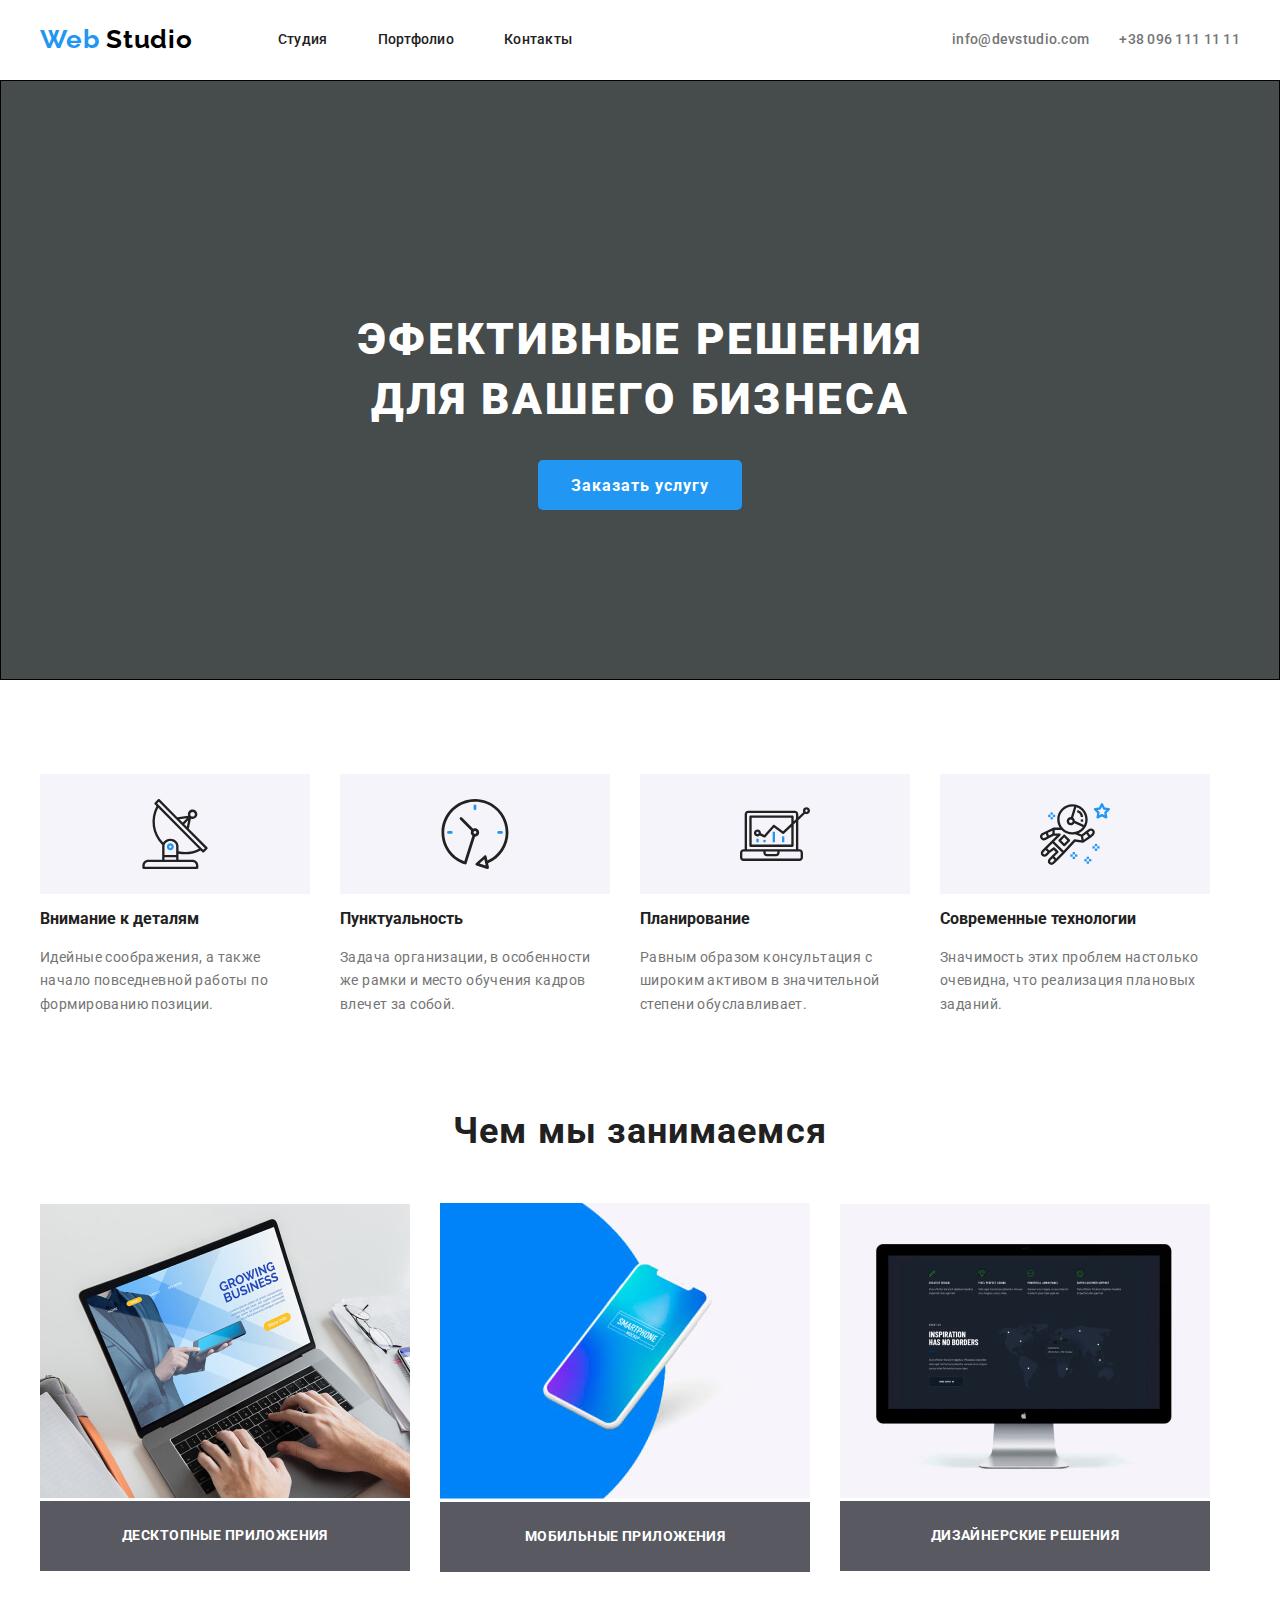
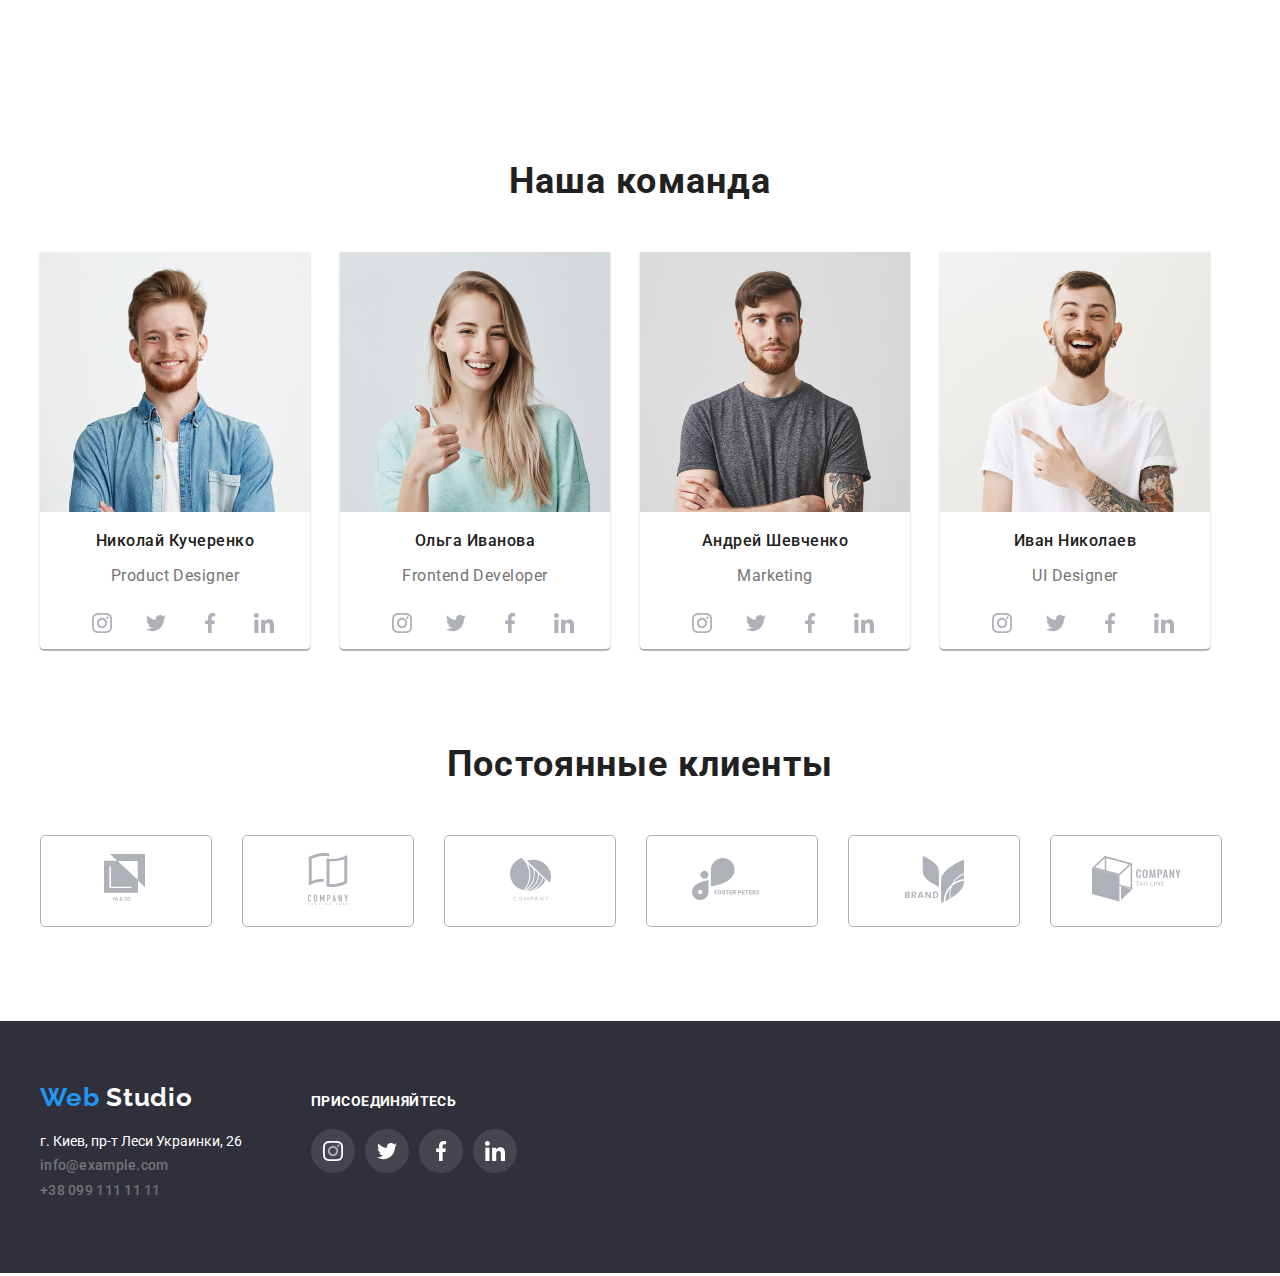
<file: index.html>
<!DOCTYPE html>
<html lang="ru">
  <head>
    <meta charset="UTF-8" />
    <meta name="viewport" content="width=device-width, initial-scale=1.0" />
    <title>Module 3</title>
    <link
      href="https://fonts.googleapis.com/css2?family=Raleway:wght@700&family=Roboto:wght@100;400;500;700&display=swap"
      rel="stylesheet"
    />
    <link rel="stylesheet" href="./styles/common.css" />
    <link rel="stylesheet" href="./styles/main.css" />
    <link rel="stylesheet" href="./styles/normalize.css" />
  </head>
  <body>

<!-- Header -->

    <header class="header">
      <div class="container">
        <nav class="navigation">
          <a class="logo link" href="index.html">
            <span class="logo-part">Web</span> Studio</a
          >
          <ul class="navigation-list list margin-zero">
            <li class="navigation-list-item">
              <a class="navigation-list-link link" href="./index.html"
                >Студия</a
              >
            </li>
            <li class="navigation-list-item">
              <a class="navigation-list-link link" href="./portfolio.html"
                >Портфолио</a
              >
            </li>
            <li class="navigation-list-item">
              <a class="navigation-list-link link" href="">Контакты</a>
            </li>
          </ul>
        </nav>
        <ul class="list margin-zero">
          <li class="contacts-item">
            <address>
              <a class="contacts-link link" href="mailto:info@devstudio.com"
                >info@devstudio.com</a
              >
            </address>
          </li>
          <li>
            <address>
              <a class="contacts-link link" href="tel:+380961111111"
                >+38 096 111 11 11</a
              >
            </address>
          </li>
        </ul>
      </div>
    </header>

<!-- Main -->

    <main class="main">
      <section class="hero">
        <h1 class="main-title">
          Эфективные решения <br />
          для вашего бизнеса
        </h1>
        <button class="button-primary">
          Заказать услугу
        </button>
      </section>
      <section class="container mar-bot-container">
        <h2 hidden>Почему мы лучшие?</h2>
        <ul class="feature-list margin-zero">
          <li class="feature-list-item">
            <div class="feature-list-link">
              <img class="feature-list-img" src="./Images/antenna.svg" alt="Антенна" />
            </div>
            <h3 class="feature-list-header">Внимание к деталям</h3>
            <p class="feature-list-text margin-zero">
              Идейные соображения, а также </br> начало повседневной работы по </br>
              формированию позиции.
            </p>
          </li>
          <li class="feature-list-item">
            <div class="feature-list-link">
              <img class="feature-list-img" src="./Images/clock.svg" alt="Часы" />
            </div>
            <h3 class="feature-list-header">Пунктуальность</h3>
            <p class="feature-list-text margin-zero">
              Задача организации, в особенности </br> же рамки и место обучения кадров </br>
              влечет за собой.
            </p>
          </li>
          <li class="feature-list-item" class="feature-list-item">
            <div class="feature-list-link">
              <img class="feature-list-img" src="./Images/diagram.svg" alt="Диаграмма" />
            </div>
            <h3 class="feature-list-header">Планирование</h3>
            <p class="feature-list-text margin-zero">
              Равным образом консультация с </br> широким активом в значительной </br>
              степени обуславливает.
            </p>
          </li>
          <li class="feature-list-item">
            <div class="feature-list-link">
              <img class="feature-list-img" src="./Images/Group.svg" alt="Технологии" />
            </div>
            <h3 class="feature-list-header">Современные технологии</h3>
            <p class="feature-list-text margin-zero">
              Значимость этих проблем настолько </br> очевидна, что реализация
              плановых </br> заданий.
            </p>
          </li>
        </ul>
      </section>

<!-- What we do -->

      <section class="container">
        <h2 class="what-we-do">Чем мы занимаемся</h2>
        <ul class="list margin-zero what-do-we-do-list">
          <li class="what-we-do-list">
            <img src="./Images/Desktop-app.jpg" alt="Десктопные приложения" />
            <p class="margin-zero what-we-do-link">
              <b class="what-we-do-description">Десктопные приложения</b>
            </p>
          </li>
          <li class="what-we-do-list">
            <img src="./Images/Mobile-app.jpg" alt="Мобильные приложения" />
            <p class="margin-zero what-we-do-link">
              <b class="what-we-do-description">Мобильные приложения</b>
            </p>
          </li>
          <li class="what-we-do-list">
            <img
              src="./Images/Design-decision.jpg"
              alt="Дизайнерские решения"
            />
            <p class="margin-zero what-we-do-link">
              <b class="what-we-do-description">Дизайнерские решения</b>
            </p>
          </li>
        </ul>
      </section>

      <!-- Team -->
      
      <section class="container mar-bot-container">
        <h2 class="team">Наша команда</h2>
        <ul class="list margin-zero team-photo-block">
                      <li class="team-contacts">
                        <img src="./Images/teammate-1.jpg" alt="Teammate-1" />
                        <h3 class="teammate">Николай Кучеренко</h3>
                        <p class="team-position">Product Designer</p>
                        <ul class="team-social-links margin-zero">
                          <li class="team-social-links-item">
                            <a href="" aria-label="">
                              <img src="./Images/instagram-logo.svg" alt="Instagram" />
                            </a>
                          </li>
                          <li class="team-social-links-item">
                            <a href="" aria-label="">
                              <img src="./Images/twitter-logo.svg" alt="Twitter" />
                            </a>
                          </li>
                          <li class="team-social-links-item">
                            <a href="" aria-label="">
                              <img src="./Images/facebook-logo.svg" alt="Facebook" />
                            </a>
                          </li>
                          <li class="team-social-links-item">
                            <a href="" aria-label="">
                              <img src="./Images/linkedin-logo.svg" alt="Linkedin" />
                            </a>
                          </li>
                        </ul>
                      </li>
                      <li class="team-contacts">
                        <img src="./Images/teammate-2.jpg" alt="Teammate-2" />
                        <h3 class="teammate">Ольга Иванова</h3>
                        <p class="team-position">Frontend Developer</p>
                        <ul class="team-social-links margin-zero">
                          <li class="team-social-links-item">
                            <a href="" aria-label="">
                              <img src="./Images/instagram-logo.svg" alt="Instagram" />
                            </a>
                          </li>
                          <li class="team-social-links-item">
                            <a href="" aria-label="">
                              <img src="./Images/twitter-logo.svg" alt="Twitter" />
                            </a>
                          </li>
                          <li class="team-social-links-item">
                            <a href="" aria-label="">
                              <img src="./Images/facebook-logo.svg" alt="Facebook" />
                            </a>
                          </li>
                          <li class="team-social-links-item">
                            <a href="" aria-label="">
                              <img src="./Images/linkedin-logo.svg" alt="Linkedin" />
                            </a>
                          </li>
                        </ul>
                      </li>
            <li class="team-contacts">
              <img src="./Images/teammate-3.jpg" alt="Teammate-3" />
              <h3 class="teammate">Андрей Шевченко</h3>
              <p class="team-position">Marketing</p>
              <ul class="team-social-links margin-zero">
                <li class="team-social-links-item">
                  <a href="" aria-label="">
                    <img src="./Images/instagram-logo.svg" alt="Instagram" />
                  </a>
                </li>
                <li class="team-social-links-item">
                  <a href="" aria-label="">
                    <img src="./Images/twitter-logo.svg" alt="Twitter" />
                  </a>
                </li>
                <li class="team-social-links-item">
                  <a href="" aria-label="">
                    <img src="./Images/facebook-logo.svg" alt="Facebook" />
                  </a>
                </li>
                <li class="team-social-links-item">
                  <a href="" aria-label="">
                    <img src="./Images/linkedin-logo.svg" alt="Linkedin" />
                  </a>
                </li>
              </ul>
            </li>
            <li class="team-contacts">
              <img src="./Images/teammate-4.jpg" alt="Teammate-4" />
              <h3 class="teammate">Иван Николаев</h3>
              <p class="team-position">UI Designer</p>
              <ul class="team-social-links margin-zero">
                <li class="team-social-links-item">
                  <a href="" aria-label="">
                    <img src="./Images/instagram-logo.svg" alt="Instagram" />
                  </a>
                </li>
                <li class="team-social-links-item">
                  <a href="" aria-label="">
                    <img src="./Images/twitter-logo.svg" alt="Twitter" />
                  </a>
                </li>
                <li class="team-social-links-item">
                  <a href="" aria-label="">
                    <img src="./Images/facebook-logo.svg" alt="Facebook" />
                  </a>
                </li>
                <li class="team-social-links-item">
                  <a href="" aria-label="">
                    <img src="./Images/linkedin-logo.svg" alt="Linkedin" />
                  </a>
                </li>
              </ul>
            </li>
        </ul>
      </section>

<!-- Clients -->

      <section class="container">
        <h2 class="clients-title">Постоянные клиенты</h2>
        <ul class="list margin-zero">
          <li class="clients-container-item">
              <a href=""> <img src="./Images/Company-1.svg" alt="YA&CO" /></a>
          </li>
          <li class="clients-container-item">
            <a href="">
              <img src="./Images/Company-2.svg" alt="Tagline Here"
            /></a>
          </li>
          <li class="clients-container-item">
            <a href=""> <img src="./Images/Company-3.svg" alt="Company" /></a>
          </li>
          <li class="clients-container-item">
            <a href="">
              <img src="./Images/Company-4.svg" alt="Foster Peters"
            /></a>
          </li>
          <li class="clients-container-item">
            <a href=""> <img src="./Images/Company-5.svg" alt="Brand" /></a>
          </li>
          <li class="clients-container-item">
            <a href="">
              <img src="./Images/Company-6.svg" alt="Company Line"
            /></a>
          </li>
        </ul>
      </section>
    </main>

<!-- Footer -->

<footer class="footer">
  <div class="footer-container container">
    <div class="address-wrapper">
      <a href="index.html" class="logo-footer link">
        <span class="logo-part">Web</span> Studio</a>
      <ul class="footer-adress-list margin-zero">
        <li class="footer-address-list-item">
          <address class="address address-color">
            г. Киев, пр-т Леси Украинки, 26
          </address>
        </li>
        <li class="footer-address-list-item">
          <address>
            <a class="contacts-link link footer-adress-item" href="mailto:info@example.com">info@example.com</a>
          </address>
        </li>
        <li class="footer-address-list-item">
          <address>
            <a class="contacts-link link footer-adress-item" href="tel:+380991111111">+38 099 111 11 11</a>
          </address>
        </li>
      </ul>
    </div>
    <div class="join-us-social-links">
      <div class="join-us-item">
        <b class="join-us-text">присоединяйтесь</b>
      </div>
      <ul class="list margin-zero">
        <li class="social-icons-footer">
          <a href="#" aria-label="Instagram-icon">
            <img src="./Images/instagram-logo-footer.svg" alt="Instagram" /></a>
        </li>
        <li class="social-icons-footer">
          <a href="#" aria-label="Twitter-icon">
            <img src="./Images/twitter-logo-footer.svg" alt="Twitter" /></a>
        </li>
        <li class="social-icons-footer">
          <a href="#" aria-label="Facebook-icon">
            <img src="./Images/facebook-logo-footer.svg" alt="Facebok" /></a>
        </li>
        <li class="social-icons-footer">
          <a href="#" aria-label="LinkedIn-icon">
            <img src="./Images/linkedin-logo-footer.svg" alt="LinkedIn" /></a>
        </li>
      </ul>
    </div>
  </div>
</footer>
  </body>
</html>
</file>
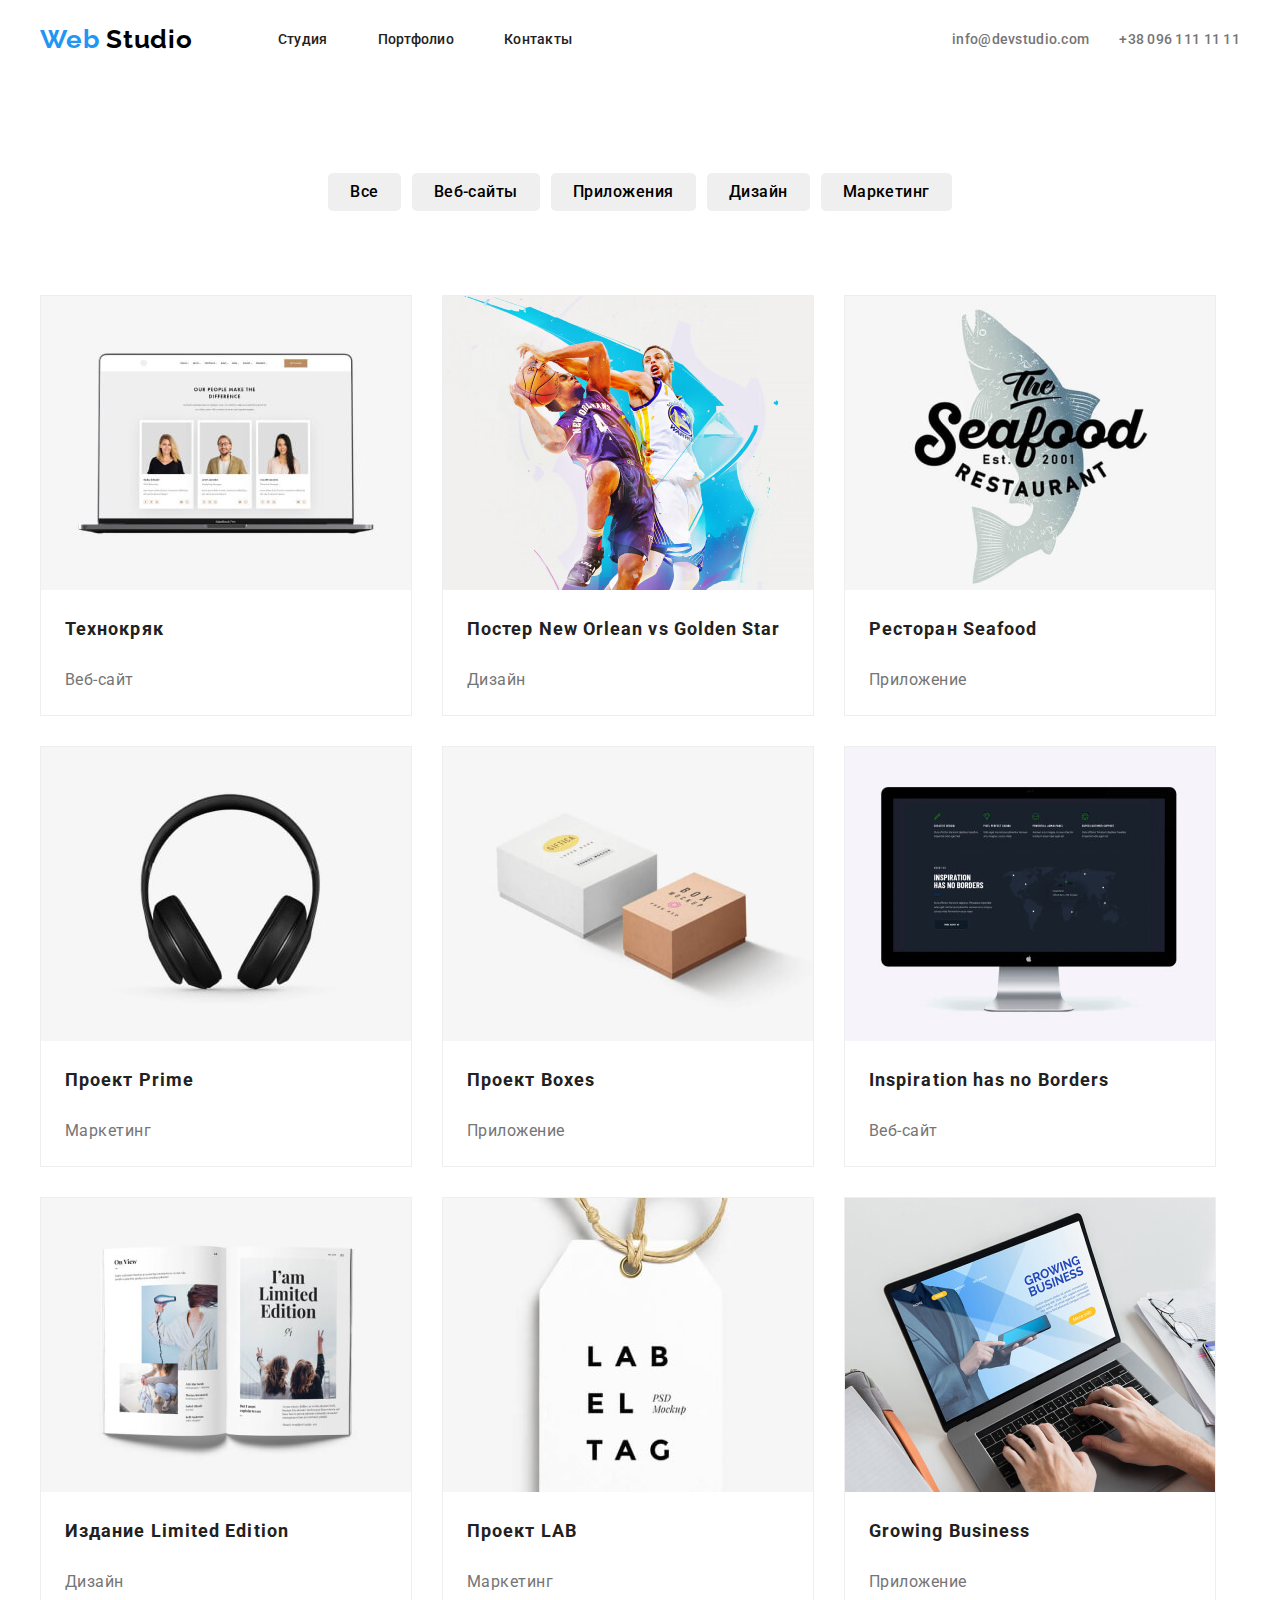
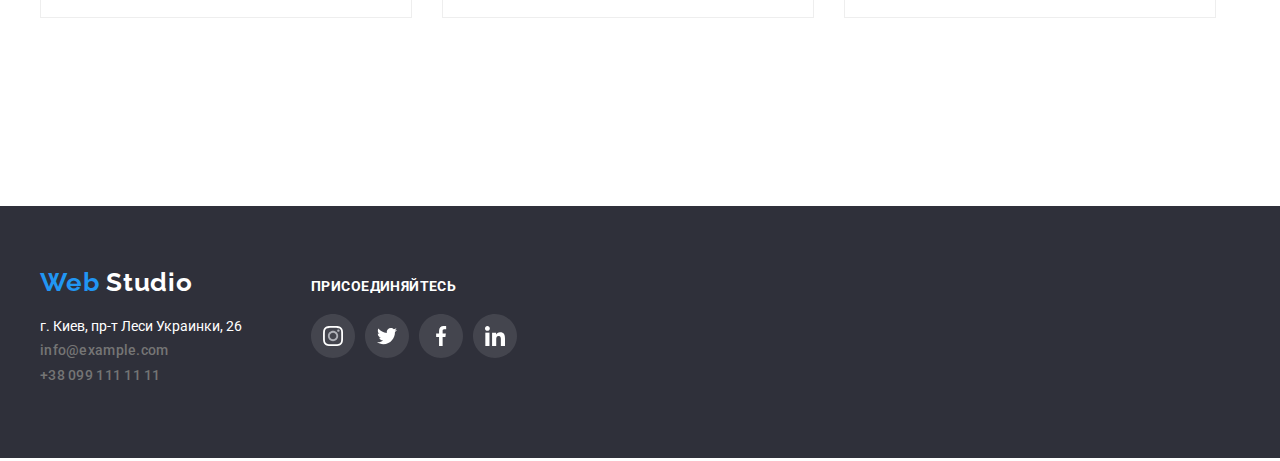
<file: portfolio.html>
<!DOCTYPE html>
<html lang="ru">
  <head>
    <meta charset="UTF-8" />
    <meta name="viewport" content="width=device-width, initial-scale=1.0" />
    <title>Module 3</title>
    <link
      href="https://fonts.googleapis.com/css2?family=Raleway:wght@700&family=Roboto:wght@100;400;500;700&display=swap"
      rel="stylesheet"
    />
    <link rel="stylesheet" href="./styles/common.css" />
    <link rel="stylesheet" href="./styles/main.css" />
    <link rel="stylesheet" href="./styles/normalize.css" />
  </head>

  <body>
    <!-- Header -->

    <header class="header">
      <div class="container">
        <nav class="navigation">
          <a class="logo link" href="index.html">
            <span class="logo-part">Web</span> Studio</a
          >
          <ul class="navigation-list list margin-zero">
            <li class="navigation-list-item">
              <a class="navigation-list-link link" href="./index.html"
                >Студия</a
              >
            </li>
            <li class="navigation-list-item">
              <a class="navigation-list-link link" href="./portfolio.html"
                >Портфолио</a
              >
            </li>
            <li class="navigation-list-item">
              <a class="navigation-list-link link" href="">Контакты</a>
            </li>
          </ul>
        </nav>
        <ul class="list margin-zero address-header">
          <li class="contacts-item">
            <address>
              <a class="contacts-link link" href="mailto:info@devstudio.com"
                >info@devstudio.com</a
              >
            </address>
          </li>
          <li>
            <address>
              <a class="contacts-link link" href="tel:+380961111111"
                >+38 096 111 11 11</a
              >
            </address>
          </li>
        </ul>
      </div>
    </header>

    <!-- Main -->

    <main class="main services-list-container">
      <section>
        <div class="container">
          <h1 hidden>
            Список услуг
          </h1>
          <div class="what-do-we-do-buttons">
            <ul class="what-do-we-do margin-zero">
              <li class="what-we-do-buttons">
                <button type="button" class="button-secondary">Все</button>
              </li>
              <li class="what-we-do-buttons">
                <button type="button" class="button-secondary">
                  Веб-сайты
                </button>
              </li>
              <li class="what-we-do-buttons">
                <button type="button" class="button-secondary">
                  Приложения
                </button>
              </li>
              <li class="what-we-do-buttons">
                <button type="button" class="button-secondary">Дизайн</button>
              </li>
              <li class="what-we-do-buttons">
                <button type="button" class="button-secondary">
                  Маркетинг
                </button>
              </li>
            </ul>
          </div>

          <!-- Project samples -->

          <div>
            <h2 hidden>
              Примеры работ
            </h2>
            <ul class="list project-list margin-zero">
              <li class="project-list-item">
                <a class="link project-list-link" href=""
                  ><img
                    src="./Images/portfolio-images/technocrack.jpg"
                    alt="Веб сайт"
                  />
                  <h3 class="samples link">Технокряк</h3>
                  <p class="samples-description margin-zero">Веб-сайт</p>
                </a>
                <!-- <p class="samples-description-text margin-zero">
                          Технокряк это современная площадка распространения коронавируса.
                          Компании используют эту платформу для цифрового шпионажа и атак
                          на защищённые сервера конкурентов.
                        </p> -->
              </li>
              <li class="project-list-item">
                <a class="link project-list-link" href="">
                  <img src="./Images/portfolio-images/bball.jpg" alt="Постер" />
                  <h3 class="samples">Постер New Orlean vs Golden Star</h3>
                  <p class="samples-description margin-zero">Дизайн</p></a
                >
                <!-- <p class="samples-description-text">
                          Lorem ipsum dolor, sit amet consectetur adipisicing elit. Quas
                          deleniti commodi repellendus? Consequatur cum eius porro
                          cupiditate, harum excepturi!
                        </p> -->
              </li>
              <li class="project-list-item">
                <a class="link project-list-link" href="#">
                  <img
                    src="./Images/portfolio-images/seafood.jpg"
                    alt="Вывеска ресторана"
                  />
                  <h3 class="samples">Ресторан Seafood</h3>

                  <p class="samples-description margin-zero">Приложение</p></a
                >
                <!-- <p class="samples-description-text">
                          Lorem ipsum dolor, sit amet consectetur adipisicing elit. Quas
                          deleniti commodi repellendus? Consequatur cum eius porro
                          cupiditate, harum excepturi!
                        </p> -->
              </li>
              <li class="project-list-item">
                <a class="link project-list-link" href="#">
                  <img
                    src="./Images/portfolio-images/headphones.jpg"
                    alt="Наушники"
                  />
                  <h3 class="samples">Проект Prime</h3>
                  <p class="samples-description margin-zero">Маркетинг</p></a
                >
                <!-- <p class="samples-description-text">
                          Lorem ipsum dolor, sit amet consectetur adipisicing elit. Quas
                          deleniti commodi repellendus? Consequatur cum eius porro
                          cupiditate, harum excepturi!
                        </p> -->
              </li>
              <li class="project-list-item">
                <a class="link project-list-link" href="#">
                  <img
                    src="./Images/portfolio-images/boxes.jpg"
                    alt="Коробки"
                  />
                  <h3 class="samples">Проект Boxes</h3>
                  <p class="samples-description margin-zero">Приложение</p></a
                >
                <!-- <p class="samples-description-text">
                          Lorem ipsum dolor, sit amet consectetur adipisicing elit. Quas
                          deleniti commodi repellendus? Consequatur cum eius porro
                          cupiditate, harum excepturi!
                        </p> -->
              </li>
              <li class="project-list-item">
                <a class="link project-list-link" href="#">
                  <img src="./Images/portfolio-images/mac.jpg" alt="Монитор" />
                  <h3 class="samples">Inspiration has no Borders</h3>
                  <p class="samples-description margin-zero">Веб-сайт</p></a
                >
                <!-- <p class="samples-description-text">
                          Lorem ipsum dolor, sit amet consectetur adipisicing elit. Quas
                          deleniti commodi repellendus? Consequatur cum eius porro
                          cupiditate, harum excepturi!
                        </p> -->
              </li>
              <li class="project-list-item">
                <a class="link project-list-link" href="#">
                  <img src="./Images/portfolio-images/book.jpg" alt="Книга" />
                  <h3 class="samples">Издание Limited Edition</h3>
                  <p class="samples-description margin-zero">Дизайн</p></a
                >
                <!-- <p class="samples-description-text">
                          Lorem ipsum dolor, sit amet consectetur adipisicing elit. Quas
                          deleniti commodi repellendus? Consequatur cum eius porro
                          cupiditate, harum excepturi!
                        </p> -->
              </li>
              <li class="project-list-item">
                <a class="link project-list-link" href="#">
                  <img src="./Images/portfolio-images/tag.jpg" alt="Ярлык" />
                  <h3 class="samples">Проект LAB</h3>
                  <p class="samples-description margin-zero">Маркетинг</p></a
                >
                <!-- <p class="samples-description-text">
                          Lorem ipsum dolor, sit amet consectetur adipisicing elit. Quas
                          deleniti commodi repellendus? Consequatur cum eius porro
                          cupiditate, harum excepturi!
                        </p> -->
              </li>
              <li class="project-list-item">
                <a class="link project-list-link" href="#">
                  <img
                    src="./Images/portfolio-images/laptop.jpg"
                    alt="Ноутбук"
                  />
                  <h3 class="samples">Growing Business</h3>
                  <p class="samples-description margin-zero">Приложение</p></a
                >
                <!-- <p class="samples-description-text margin-zero">
                          Lorem ipsum dolor, sit amet consectetur adipisicing elit. Quas
                          deleniti commodi repellendus? Consequatur cum eius porro
                          cupiditate, harum excepturi!
                        </p> -->
              </li>
            </ul>
          </div>
        </div>
      </section>
    </main>

    <!-- Footer -->

    <footer class="footer">
      <div class="footer-container container">
        <div class="address-wrapper">
          <a href="index.html" class="logo-footer link">
            <span class="logo-part">Web</span> Studio</a
          >
          <ul class="footer-adress-list margin-zero">
            <li class="footer-address-list-item">
              <address class="address address-color">
                г. Киев, пр-т Леси Украинки, 26
              </address>
            </li>
            <li class="footer-address-list-item">
              <address>
                <a
                  class="contacts-link link footer-adress-item"
                  href="mailto:info@example.com"
                  >info@example.com</a
                >
              </address>
            </li>
            <li class="footer-address-list-item">
              <address>
                <a
                  class="contacts-link link footer-adress-item"
                  href="tel:+380991111111"
                  >+38 099 111 11 11</a
                >
              </address>
            </li>
          </ul>
        </div>
        <div class="join-us-social-links">
          <div class="join-us-item">
            <b class="join-us-text">присоединяйтесь</b>
          </div>
          <ul class="list margin-zero">
            <li class="social-icons-footer">
              <a href="#" aria-label="Instagram-icon">
                <img src="./Images/instagram-logo-footer.svg" alt="Instagram"
              /></a>
            </li>
            <li class="social-icons-footer">
              <a href="#" aria-label="Twitter-icon">
                <img src="./Images/twitter-logo-footer.svg" alt="Twitter"
              /></a>
            </li>
            <li class="social-icons-footer">
              <a href="#" aria-label="Facebook-icon">
                <img src="./Images/facebook-logo-footer.svg" alt="Facebok"
              /></a>
            </li>
            <li class="social-icons-footer">
              <a href="#" aria-label="LinkedIn-icon">
                <img src="./Images/linkedin-logo-footer.svg" alt="LinkedIn"
              /></a>
            </li>
          </ul>
        </div>
      </div>
    </footer>
  </body>
</html>
</file>
<file: styles/common.css>
:root {
  --primary-text-color: #757575;
  --primary-title-color: #212121;
  --accent-color: #2196f3;
  --primary-white-color: #ffffff;
  --footer-background-color: #2f303a;
  --secondary-white-color: #f5f4fa;
  --main-black-color: #000000;
  --footer-links-color: rgba (255, 255, 255, 0.6);
  --link-background-color: rgba(47, 48, 58, 0.8);
}
html {
  box-sizing: border-box;
}
*,
*::before *::after {
  box-sizing: inherit;
}
</file>
<file: styles/main.css>
body {
   background-color: var(--primary-white-color);
   font-family: "Roboto", sans-serif;
   color: var(--primary-title-color);
  font-size: 14px;
}
.link {
  text-decoration: none;
  display: block;
}
.list {
  list-style: none;
  display: flex;
  align-items: center;
  padding: 0px;
}

.h1.h2.h3 {
  margin: 0px;
}

.margin-zero {
  margin: 0px;
}

.img {
  display: block;
  max-width: 100%;
  height: auto;
}

.main {
  margin-bottom: 94px;
}

.container {
  width: 1200px;
  padding-left: 15px;
  padding-right: 15px;
  margin-left: auto;
  margin-right: auto;
}

.header .container {
  display: flex;
  justify-content: space-between;
}

.logo {
  font-family: Raleway;
  font-style: normal;
  font-weight: 700;
  font-size: 26px;
  line-height: 1.19;
  letter-spacing: 0.03em;
  color: var(--main-black-color);
  margin-right: 85px;
  padding-top: 24px;
  padding-bottom: 25px;
}
.logo-part {
  font-family: Raleway;
  font-style: normal;
  font-weight: 700;
  font-size: 26px;
  line-height: 1.19;
  letter-spacing: 0.03em;
  color: var(--accent-color);
}
.navigation {
  display: flex;
  align-items: center;
}

.navigation-list {
  display: flex;
}
.navigation-list-item:not(:last-child) {
  margin-right: 50px;
}
.navigation-list-link {
  font-weight: 500;
  font-size: 14px;
  line-height: 1.14;
  letter-spacing: 0.02em;
  color: var(--primary-title-color);
  padding-top: 32px;
  padding-bottom: 32px;
}

.navigation-list-link:hover,
.navigation-list-link:focus {
  color: var(--accent-color);
}

.contacts-link {
  font-style: normal;
  font-weight: 500;
  font-size: 14px;
  line-height: 1.14;
  letter-spacing: 0.02em;
  color: var(--primary-text-color);
}
.contacts-item:not(:last-child) {
  margin-right: 30px;
}
.contacts-link:hover,
.contacts-link:focus {
  color: var(--accent-color);
}
.hero {
  background-color: rgb(70, 75, 75);
  border: 1px solid #000000;
  box-sizing: border-box;
  height: 600px;
  text-align: center;
  padding-top: 200px;
  /* margin-bottom: 94px; */
}
.main-title {
  font-weight: 900;
  font-size: 44px;
  line-height: 1.36;
  text-align: center;
  letter-spacing: 0.06em;
  text-transform: uppercase;
  color: var(--primary-white-color);
  margin-bottom: 30px;
}
.button-primary {
  font-family: Roboto;
  font-style: normal;
  font-weight: 700;
  font-size: 16px;
  line-height: 1.88;
  display: inline-block;
  align-items: center;
  text-align: center;
  letter-spacing: 0.06em;
  color: #ffffff;
  border-radius: 5px;
  background-color: var(--accent-color);
  min-width: 200px;
  height: 50px;
  border: 1px solid transparent;
  padding: 10px 32px;
  margin-left: auto;
  margin-right: auto;
}

/* Why are we */

.mar-bot-container {
  padding-bottom: 94px;
  padding-top: 94px;
}
.feature-list {
  display: flex;
  list-style: none;
  padding: 0px;
}
.feature-list-link {
width: 270px;
height: 120px;
background-color: var(--secondary-white-color);
}
.feature-list-img {
padding: 25px 100px;
}
.feature-list-item:not(:last-child) {
margin-right: 30px;
}

}
.feature-list-header {
  font-weight: bold;
  font-size: 14px;
  line-height: 16px;
  letter-spacing: 0.03em;
  text-transform: uppercase;
}
.feature-list-text {
  font-weight: 400;
  font-size: 14px;
  line-height: 1.71;
  letter-spacing: 0.03em;
  color: var(--primary-text-color);
}
.what-we-do {
  font-weight: 700;
  font-size: 36px;
  line-height: 1.16;
  text-align: center;
  letter-spacing: 0.03em;
  color: var(--primary-title-color);
  margin-top: 0px;
  margin-bottom: 50px;
  /* margin: 0px; */
}


.what-we-do-list:not(:last-child) {
margin-right: 30px;
}
.what-we-do-description {
  font-weight: 700;
  font-weight: bold;
  font-size: 14px;
  line-height: 1.14;
  text-align: center;
  letter-spacing: 0.03em;
  text-transform: uppercase;
  padding: 27px;
  display: block;
  color: var(--primary-white-color);
}
.what-we-do-link {
  width: 370px;
  height: 70px;
  background-color: var(--link-background-color);
  text-align: center;
  }

/* Team */

.team-contacts:not(:last-child) {
  margin-right: 30px;
}

.team-contacts {
  box-shadow: 0px 2px 1px rgba(0, 0, 0, 0.2), 0px 1px 1px rgba(0, 0, 0, 0.14), 0px 1px 3px rgba(0, 0, 0, 0.12);
  border-radius: 0px 0px 4px 4px;
}

.team-social-links {
  display: flex;
  list-style: none;
}
.team-social-links-item:not(:last-child) {
  margin-right: 10px;
}
.team {
  font-weight: 700;
  font-size: 36px;
  line-height: 1.17;
  text-align: center;
  letter-spacing: 0.03em;
  color: var(--primary-title-color);
  margin-top: 94px;
  margin-bottom: 50px;

}
.teammate {
  font-weight: 500;
  font-size: 16px;
  line-height: 1.19;
  text-align: center;
  letter-spacing: 0.03em;
  color: var(--primary-title-color);
  margin-bottom: 16px;
}
.team-position {
  font-weight: normal;
  font-size: 16px;
  line-height: 1.19;
  text-align: center;
  letter-spacing: 0.03em;
  color: var(--primary-text-color);
}

/* Clients */

.clients-title {
  font-weight: 700;
  font-size: 36px;
  line-height: 1.17;
  text-align: center;
  letter-spacing: 0.03em;
  color: var(--primary-title-color);
  margin-bottom: 50px;
  margin-top: 0px;
}


.clients-container-item {
  display: flex;
  border: solid 1px;
  width: 170px;
  height: 90px;
  justify-content: center;
  align-items: center;
  border-color: #AFB1B8;
  border-radius: 5px;
}


  .clients-container-item:not(:last-child) {
margin-right: 30px;
}




.clients-marg {
  margin-bottom: 94px;
}

/* Footer */

.footer {
  height: 252px;
  background-color: var(--footer-background-color);
  display: flex;
}

.footer-container {
  display: flex;
  align-items: baseline;
}

.address-wrapper {
  display: block;
  align-items: baseline;
  padding-top: 60px;
  padding-bottom: 60px;
}

.logo-footer {
  font-family: Raleway;
  font-style: normal;
  font-weight: 700;
  font-size: 26px;
  line-height: 1.19;
  letter-spacing: 0.03em;
  color: var(--primary-white-color);
  margin-bottom: 20px;
}

.join-us-item {
  padding-bottom: 20px;
}
.footer-adress-list {
  padding: 0px;
  list-style: none;
}

.footer-address-list-item:not(:last-child) {
  padding-bottom: 9px;
}
.address-color {
  color: #ffffff;
}
.join-us-text {
  font-weight: bold;
  font-size: 14px;
  line-height: 16px;
  letter-spacing: 0.03em;
  text-transform: uppercase;
  color: #ffffff;
  padding-bottom: 20px;
}
.join-us-social-links
{
  padding-top: 72px;
  padding-bottom: 100px;
  padding-left: 69px;
}

.social-icons-footer:not(:last-child) {
  margin-right: 10px;
}



/* Portfolio */

.header-portfolio {
  padding-bottom: 93px;
}

.services-list-container {
  padding-bottom: 94px;
}

.what-do-we-do {
  justify-content: center;
  align-items: center;
  padding: 0px;
  margin-bottom: 50px;
}

.what-do-we-do-buttons {
  display: flex;
  justify-content: center;
  padding-top: 93px;
  margin-bottom: 34px; 
}

.what-we-do-buttons {
  display: inline-block;
  justify-content: center;
  align-items: center;
  border-color: #AFB1B8;
  margin: 0px;
}

.what-we-do-buttons:hover,
.what-we-do-buttons:focus {
background-color:var(--accent-color);
}



.what-we-do-buttons:not(:last-child) {
  margin-right: 8px;
}

.button-secondary {
  height: 38px;
  padding: 6px 22px;
  border: none;
  border-radius: 5px;
  font-family: Roboto;
  font-style: normal;
  font-weight: 500;
  font-size: 16px;
  line-height: 1.62;
  text-align: center;
  letter-spacing: 0.03em;
}

.button-secondary:hover,
.button-secondary:focus {
  color: var(--primary-white-color);
  background-color:var(--accent-color);
  box-shadow: 0px 2px 2px rgba(0, 0, 0, 0.12), 0px 1px 2px rgba(0, 0, 0, 0.08),
    0px 3px 1px rgba(0, 0, 0, 0.1);
}


.services-list {
  justify-content: center;
  align-items: center;
}


.project-list {
  flex-wrap: wrap;
  padding: 0px;
}


.project-list-item:not(:nth-child(3n+3)) { 
  margin-right: 30px;
}
.project-list-item:not(:nth-last-child(-n+3)) {
  margin-bottom: 30px;
}

.project-list-link {
  background: #FFFFFF;
  border: 1px solid #EEEEEE;
  box-sizing: border-box;
  /* box-shadow: 1px 4px 6px rgba(0, 0, 0, 0.16), 0px 4px 4px rgba(0, 0, 0, 0.06), 0px 1px 1px rgba(0, 0, 0, 0.12); */
}

.samples {
  font-weight: 700;
  font-size: 18px;
  line-height: 2;
  letter-spacing: 0.06em;
  color: var(--primary-title-color);
  margin-left: 24px;
}
.samples-description {
  font-weight: normal;
  font-size: 16px;
  line-height: 1.87;
  letter-spacing: 0.03em;
  color: var(--primary-text-color);
  margin-left: 24px;
  margin-bottom: 20px;
}
.samples-description-text {
  font-weight: normal;
  font-size: 18px;
  line-height: 1.55;
  letter-spacing: 0.03em;
  color: var(--primary-white-color);
}
.address {
  font-style: normal;
}
.join-us {
  font-weight: 700;
  font-size: 14px;
  line-height: 1.14;
  letter-spacing: 0.03em;
  text-transform: uppercase;
  color: var(--primary-white-color);
}
</file>
